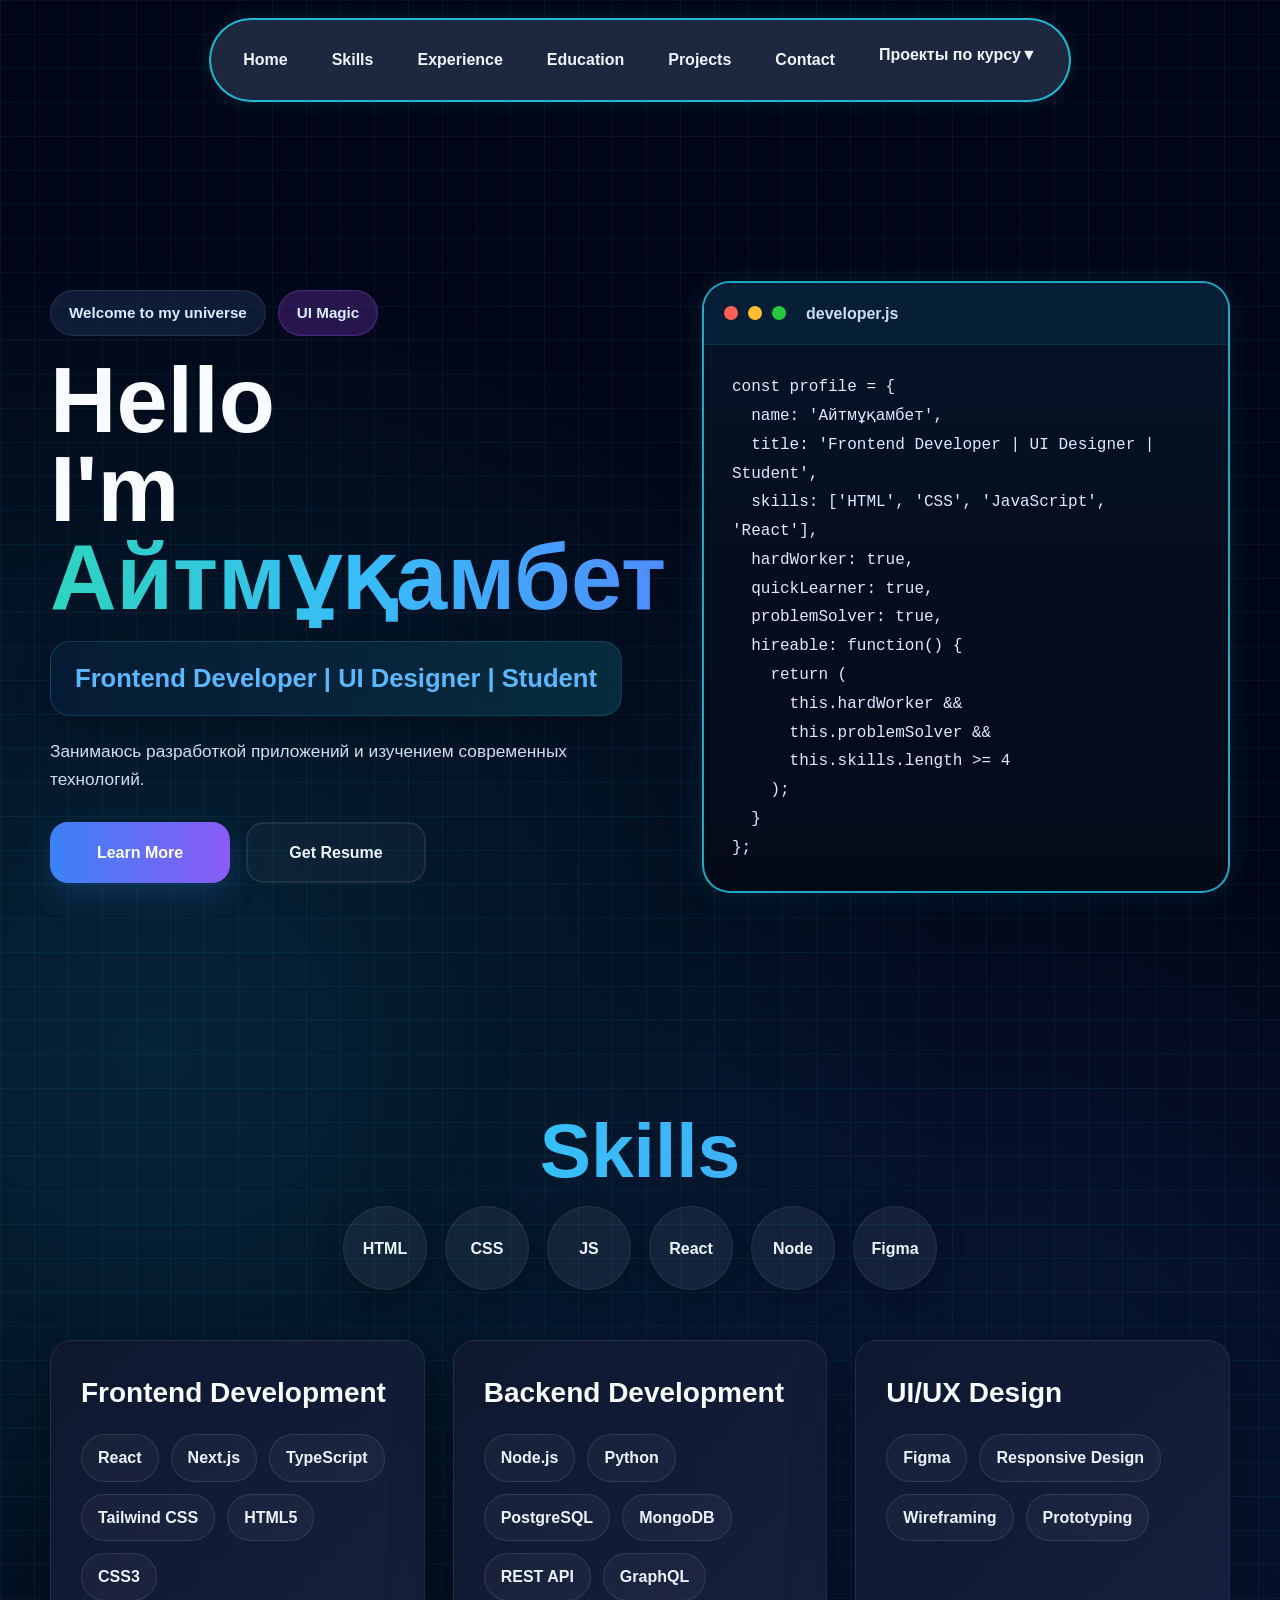
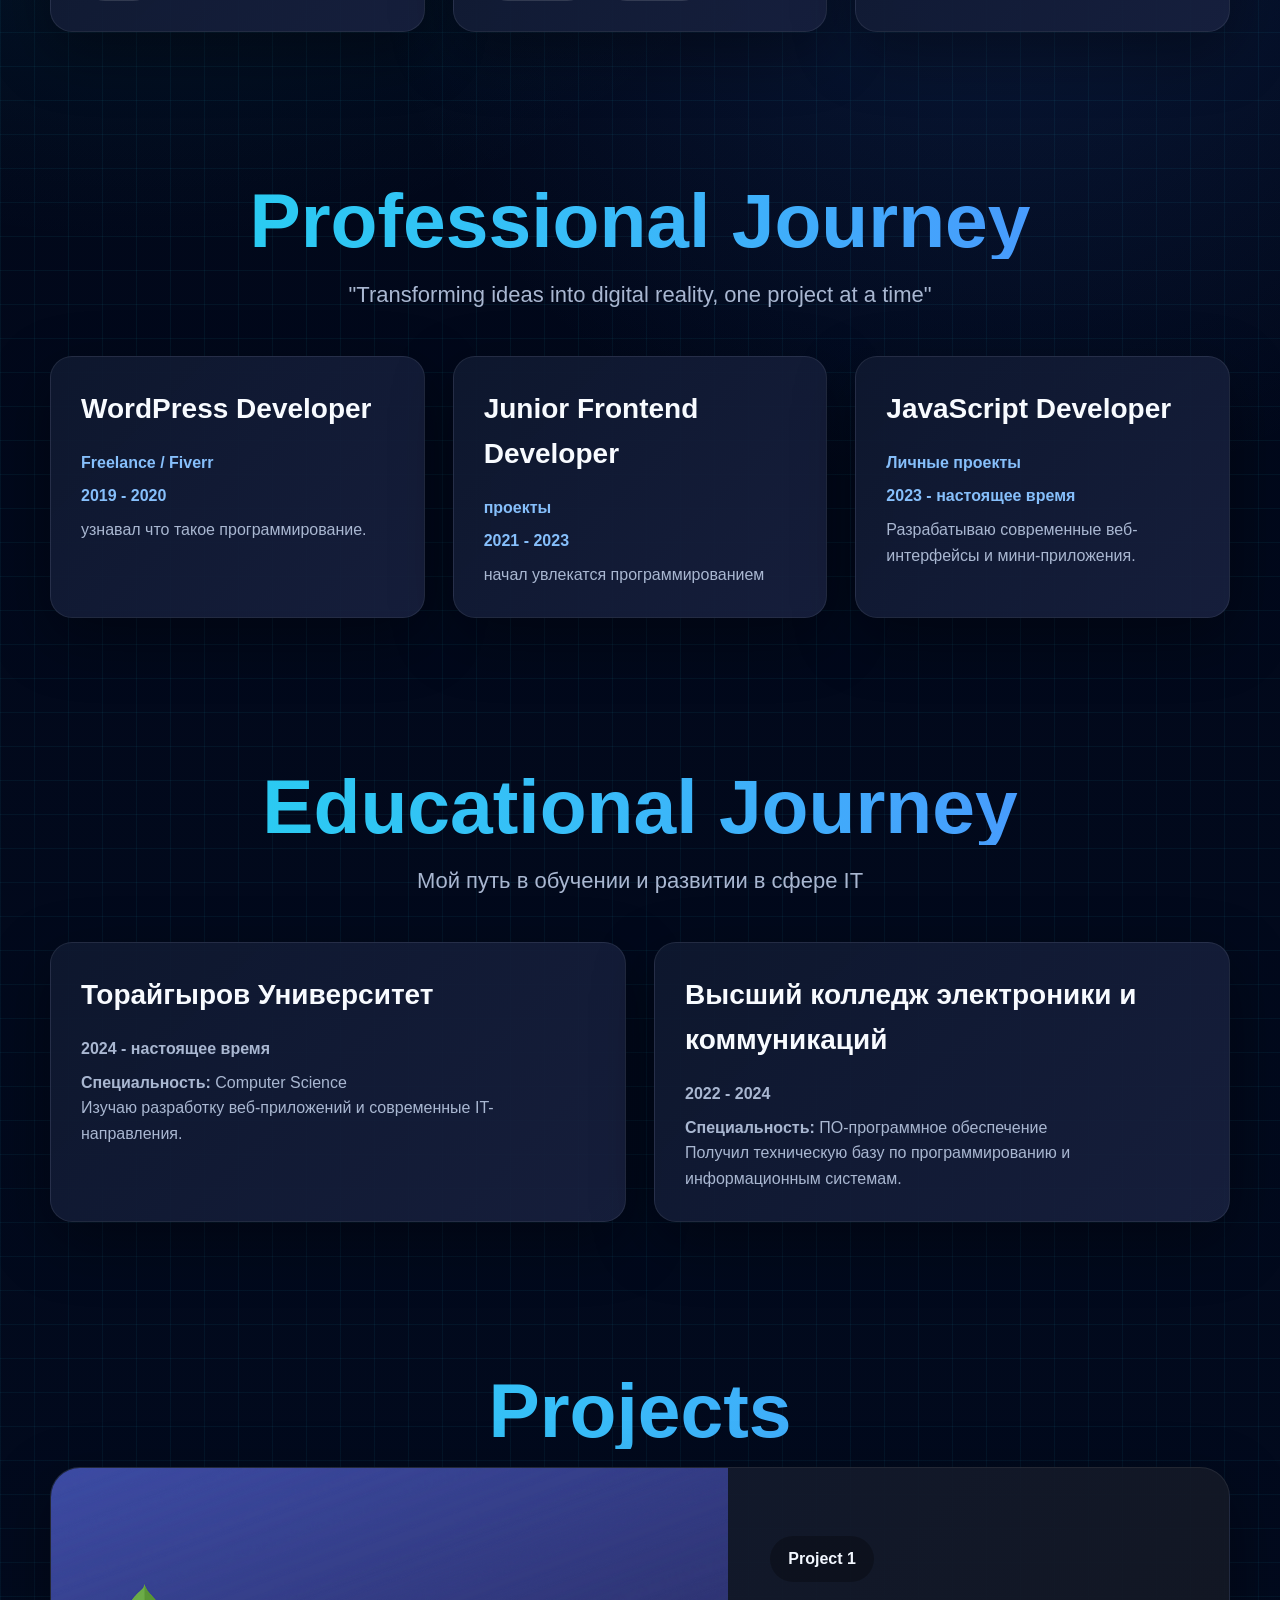
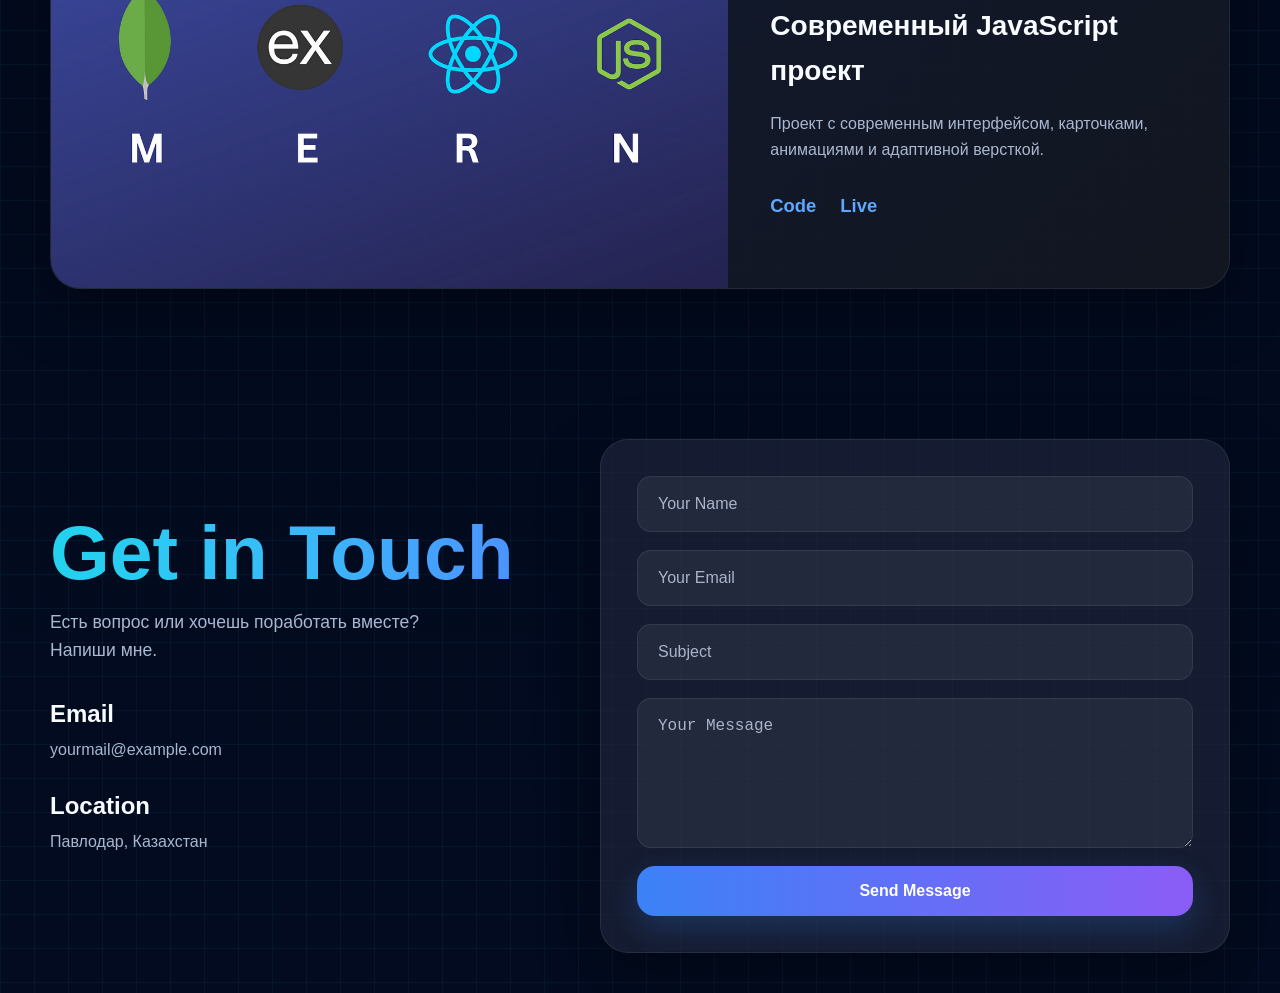
<file: src/index.html>
<!DOCTYPE html>
<html lang="ru">
<head>
  <meta charset="UTF-8">
  <meta name="viewport" content="width=device-width, initial-scale=1.0">
  <title>Портфолио | Айтмұқамбет</title>
  <link rel="stylesheet" href="style.css">
</head>
<body>

  <nav id="navbar">
    <ul>
        <li><a href="#home">Home</a></li>
        <li><a href="#skills">Skills</a></li>
        <li><a href="#experience">Experience</a></li>
        <li><a href="#education">Education</a></li>
        <li><a href="#projects">Projects</a></li>
        <li><a href="#contact">Contact</a></li>
        
        <li class="dropdown">
            <a href="#" class="dropdown-toggle">
                Проекты по курсу <span class="arrow">▼</span>
            </a>
            <ul class="dropdown-content">
                <li><a href="games/PR2/clicker.html">Кликер</a></li>
                <li><a href="games/PR2/adventures.html">Приключения</a></li>
                <li><a href="games/PR2/guess.html">Угадай число</a></li>
                <li style="height:1px; background:rgba(255,255,255,0.1); margin:8px 0;"></li>
                <li><a href="games/PR3/reaction.html">Игра на реакцию</a></li>
                <li><a href="games/PR3/tictactoe.html">Крестики-нолики</a></li>
                <li><a href="games/PR3/maze.html">Лабиринт</a></li>
            </ul>
        </li>
    </ul>
</nav>

  <section id="home" class="hero">
    <div class="container hero-grid">
      <div class="hero-left">
        <div class="hero-badges">
          <span class="badge">Welcome to my universe</span>
          <span class="badge purple">UI Magic</span>
        </div>

        <h1>
          Hello<br>
          I'm <span>Айтмұқамбет</span>
        </h1>

        <div class="hero-role">Frontend Developer | UI Designer | Student</div>

        <p class="hero-text">
          Занимаюсь разработкой приложений и изучением современных технологий.
        </p>

        <div class="hero-buttons">
          <a href="#projects" class="btn">Learn More</a>
          <a href="#contact" class="btn btn-secondary">Get Resume</a>
        </div>
      </div>

      <div class="hero-right">
        <div class="code-window">
          <div class="window-header">
            <span></span><span></span><span></span>
            <p>developer.js</p>
          </div>
          <pre><code>const profile = {
  name: 'Айтмұқамбет',
  title: 'Frontend Developer | UI Designer | Student',
  skills: ['HTML', 'CSS', 'JavaScript', 'React'],
  hardWorker: true,
  quickLearner: true,
  problemSolver: true,
  hireable: function() {
    return (
      this.hardWorker &amp;&amp;
      this.problemSolver &amp;&amp;
      this.skills.length &gt;= 4
    );
  }
};</code></pre>
        </div>
      </div>
    </div>
  </section>

  <section id="skills" class="skills-section">
    <div class="container">
      <h2 class="section-title">Skills</h2>

      <div class="skills-icons">
        <div class="icon-circle">HTML</div>
        <div class="icon-circle">CSS</div>
        <div class="icon-circle">JS</div>
        <div class="icon-circle">React</div>
        <div class="icon-circle">Node</div>
        <div class="icon-circle">Figma</div>
      </div>

      <div class="skills-grid">
        <div class="skill-box">
          <h3>Frontend Development</h3>
          <div class="tags">
            <span>React</span>
            <span>Next.js</span>
            <span>TypeScript</span>
            <span>Tailwind CSS</span>
            <span>HTML5</span>
            <span>CSS3</span>
          </div>
        </div>

        <div class="skill-box">
          <h3>Backend Development</h3>
          <div class="tags">
            <span>Node.js</span>
            <span>Python</span>
            <span>PostgreSQL</span>
            <span>MongoDB</span>
            <span>REST API</span>
            <span>GraphQL</span>
          </div>
        </div>

        <div class="skill-box">
          <h3>UI/UX Design</h3>
          <div class="tags">
            <span>Figma</span>
            <span>Responsive Design</span>
            <span>Wireframing</span>
            <span>Prototyping</span>
          </div>
        </div>
      </div>
    </div>
  </section>

  <section id="experience" class="experience-section">
    <div class="container">
      <h2 class="section-title">Professional Journey</h2>
      <p class="section-subtitle">"Transforming ideas into digital reality, one project at a time"</p>

      <div class="experience-grid">
        <div class="exp-card">
          <h3>WordPress Developer</h3>
          <span class="exp-company">Freelance / Fiverr</span>
          <span class="exp-date">2019 - 2020</span>
          <p>узнавал что такое программирование.</p>
        </div>

        <div class="exp-card">
          <h3>Junior Frontend Developer</h3>
          <span class="exp-company">проекты</span>
          <span class="exp-date">2021 - 2023</span>
          <p>начал увлекатся программированием</p>
        </div>

        <div class="exp-card">
          <h3>JavaScript Developer</h3>
          <span class="exp-company">Личные проекты</span>
          <span class="exp-date">2023 - настоящее время</span>
          <p>Разрабатываю современные веб-интерфейсы и мини-приложения.</p>
        </div>
      </div>
    </div>
  </section>

  <section id="education" class="education-section">
    <div class="container">
      <h2 class="section-title">Educational Journey</h2>
      <p class="section-subtitle">Мой путь в обучении и развитии в сфере IT</p>

      <div class="education-grid">
        <div class="education-card">
          <h3>Торайгыров Университет</h3>
          <p class="edu-date">2024 - настоящее время</p>
          <p><strong>Специальность:</strong> Computer Science</p>
          <p>Изучаю разработку веб-приложений и современные IT-направления.</p>
        </div>

        <div class="education-card">
          <h3>Высший колледж электроники и коммуникаций</h3>
          <p class="edu-date">2022 - 2024</p>
          <p><strong>Специальность:</strong> ПО-программное обеспечение</p>
          <p>Получил техническую базу по программированию и информационным системам.</p>
        </div>
      </div>
    </div>
  </section>

  <section id="projects" class="projects-section">
    <div class="container">
      <h2 class="section-title">Projects</h2>

      <div class="project-card">
        <div class="project-image">
          <img src="img/mern.png" alt="Превью проекта">
        </div>

        <div class="project-content">
          <span class="project-label">Project 1</span>
          <h3>Современный JavaScript проект</h3>
          <p>
            Проект с современным интерфейсом, карточками, анимациями и адаптивной версткой.
          </p>

          <div class="project-links">
            <a href="#">Code</a>
            <a href="#">Live</a>
          </div>
        </div>
      </div>
    </div>
  </section>

  <section id="contact" class="contact-section">
    <div class="container contact-grid">
      <div class="contact-info">
        <h2 class="section-title left">Get in Touch</h2>
        <p>Есть вопрос или хочешь поработать вместе? Напиши мне.</p>

        <div class="contact-item">
          <h4>Email</h4>
          <p>yourmail@example.com</p>
        </div>

        <div class="contact-item">
          <h4>Location</h4>
          <p>Павлодар, Казахстан</p>
        </div>
      </div>

      <form class="contact-form">
        <input type="text" placeholder="Your Name">
        <input type="email" placeholder="Your Email">
        <input type="text" placeholder="Subject">
        <textarea placeholder="Your Message"></textarea>
        <button type="submit" class="btn">Send Message</button>
      </form>
    </div>
  </section>
<script>
document.addEventListener('DOMContentLoaded', () => {
    const dropdown = document.querySelector('.dropdown');
    
    dropdown.querySelector('.dropdown-toggle').addEventListener('click', (e) => {
        e.preventDefault();
        dropdown.classList.toggle('active');
    });

    document.addEventListener('click', (e) => {
        if (!e.target.closest('.dropdown')) {
            dropdown.classList.remove('active');
        }
    });
});
</script>
</body>
</html>
</file>
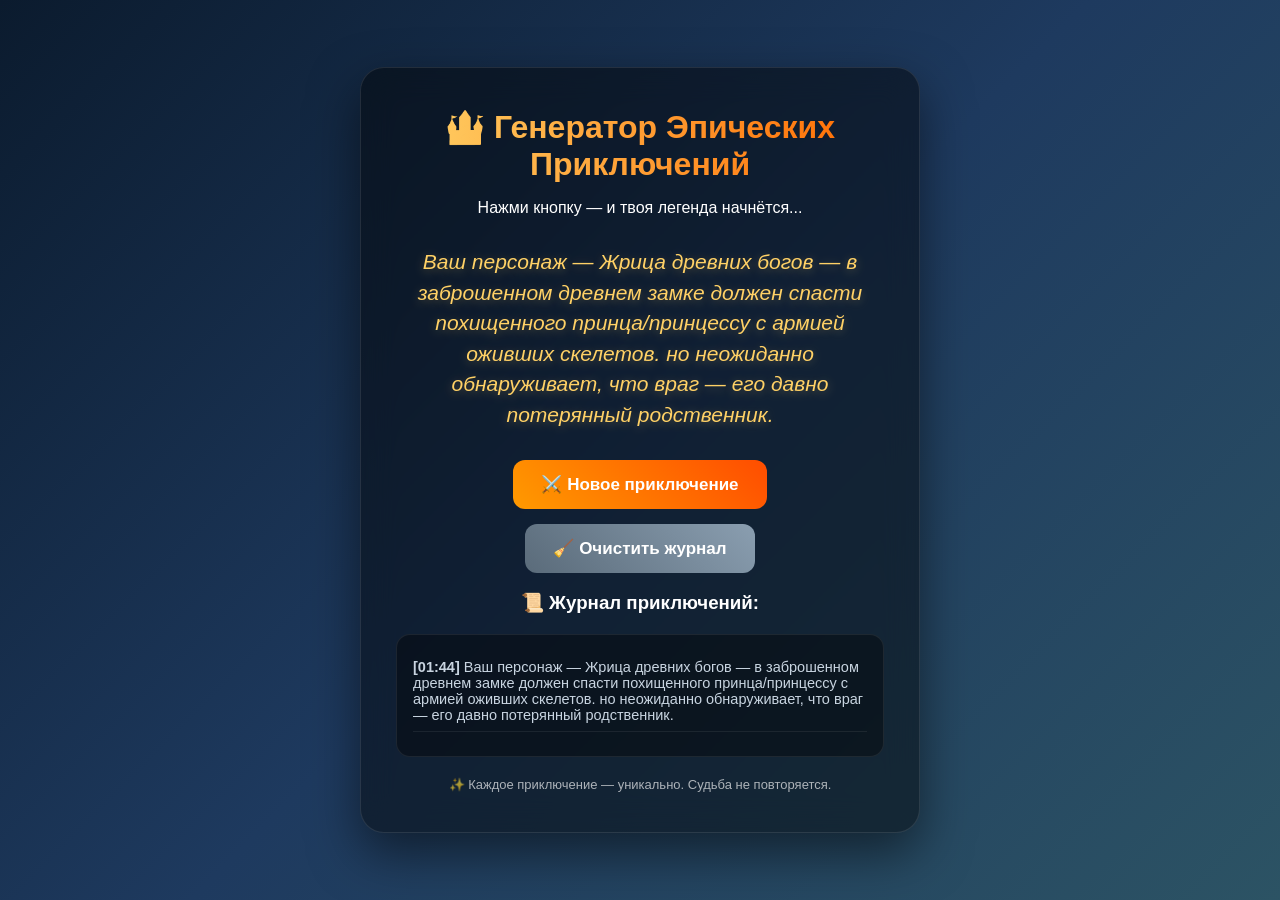
<file: src/games/PR2/adventures.html>
<!DOCTYPE html>
<html lang="ru">
<head>
<meta charset="UTF-8">
<meta name="viewport" content="width=device-width, initial-scale=1.0">
<title>🏰 Генератор Приключений</title>
<style>
* { box-sizing: border-box; }
body {
    margin: 0;
    font-family: 'Segoe UI', Tahoma, Geneva, Verdana, sans-serif;
    background: linear-gradient(135deg, #0b1b2e, #1e3a5f, #2c5364);
    color: white;
    display: flex;
    justify-content: center;
    align-items: center;
    min-height: 100vh;
}
.container {
    background: rgba(0,0,0,0.45);
    backdrop-filter: blur(16px);
    padding: 40px 35px;
    border-radius: 24px;
    width: 95%;
    max-width: 560px;
    text-align: center;
    box-shadow: 0 20px 50px rgba(0,0,0,0.5);
    border: 1px solid rgba(255,255,255,0.1);
}
h2 {
    margin: 0 0 8px 0;
    font-size: 32px;
    background: linear-gradient(90deg, #ffd166, #ff6a00);
    -webkit-background-clip: text;
    -webkit-text-fill-color: transparent;
}
#adventure-text {
    font-style: italic;
    font-size: 21px;
    line-height: 1.45;
    margin: 30px 0;
    min-height: 110px;
    color: #ffd166;
    transition: all 0.5s ease;
    text-shadow: 0 2px 10px rgba(255,209,102,0.3);
}
.fade {
    opacity: 0;
    transform: translateY(20px);
}
.buttons {
    display: flex;
    justify-content: center;
    gap: 15px;
    flex-wrap: wrap;
}
button {
    border: none;
    padding: 14px 28px;
    font-size: 17px;
    border-radius: 12px;
    cursor: pointer;
    transition: all 0.3s ease;
    font-weight: 600;
    display: flex;
    align-items: center;
    gap: 8px;
}
.primary-btn {
    background: linear-gradient(45deg, #ff9a00, #ff4d00);
    color: white;
}
.primary-btn:hover {
    transform: translateY(-4px) scale(1.05);
    box-shadow: 0 12px 25px rgba(255, 106, 0, 0.5);
}
.secondary-btn {
    background: linear-gradient(45deg, #5a6b7a, #8a9eb0);
    color: white;
}
.secondary-btn:hover {
    transform: translateY(-3px);
    box-shadow: 0 10px 20px rgba(140,160,190,0.3);
}
.log {
    text-align: left;
    background: rgba(0,0,0,0.4);
    padding: 16px;
    border-radius: 14px;
    max-height: 200px;
    overflow-y: auto;
    font-size: 14.5px;
    color: #c8d4e0;
    margin-top: 20px;
    border: 1px solid rgba(255,255,255,0.08);
}
.log p {
    margin: 8px 0;
    padding-bottom: 8px;
    border-bottom: 1px solid rgba(255,255,255,0.07);
    animation: fadeIn 0.5s ease forwards;
}
@keyframes fadeIn {
    from {opacity: 0; transform: translateX(-10px);}
    to {opacity: 1; transform: translateX(0);}
}
.footer {
    margin-top: 20px;
    font-size: 13px;
    opacity: 0.65;
}
</style>
</head>
<body>
<div class="container">
    <h2>🏰 Генератор Эпических Приключений</h2>
    <p>Нажми кнопку — и твоя легенда начнётся...</p>
    
    <div id="adventure-text">Ваша история ждёт своего героя...</div>
    
    <div class="buttons">
        <button class="primary-btn" onclick="generateAdventure()">⚔️ Новое приключение</button>
        <button class="secondary-btn" onclick="clearLog()">🧹 Очистить журнал</button>
    </div>

    <h3>📜 Журнал приключений:</h3>
    <div id="log" class="log"></div>
    
    <div class="footer">✨ Каждое приключение — уникально. Судьба не повторяется.</div>
</div>

<script>
const heroes = ["Отважный рыцарь", "Мудрая волшебница", "Хитрый вор-теневик", "Гном-изобретатель", "Лесной эльф-лучник", "Берсерк из северных земель", "Жрица древних богов", "Проклятый некромант", "Странствующий бард", "Драконид-воин"];
const locations = ["в заброшенном древнем замке", "в заколдованном тёмном лесу", "на вершине ледяной горы", "в глубокой хрустальной пещере", "в парящем небесном городе", "в затонувшем подводном храме", "в проклятой деревне у болота", "в руинах древней эльфийской столицы", "на огненных равнинах вулкана", "в лабиринте зеркал иллюзий"];
const enemies = ["свирепым древним драконом", "армией оживших скелетов", "коварным мимиком-лордом", "демоном-искусителем из Бездны", "бандой кровожадных разбойников", "теневым повелителем", "гигантским ледяным троллем", "королевой пауков", "падшим ангелом", "безумным големом-стражем"];
const quests = ["ищет потерянный артефакт", "пытается снять древнее проклятие", "должен спасти похищенного принца/принцессу", "разгадывает пророчество о конце света", "ищет легендарное оружие", "пытается закрыть портал в иной мир", "хочет отомстить за уничтоженную деревню", "должен победить в великом турнире"];
const twists = ["но неожиданно обнаруживает, что враг — его давно потерянный родственник", "но на самом деле это всё было испытанием богов", "но артефакт пробуждает в нём скрытую силу", "но помощь приходит от бывшего врага", "но время начинает идти вспять", "но герой понимает, что сам является частью пророчества", "но враг предлагает сделку, от которой трудно отказаться", "но в конце битвы открывается ещё большая угроза"];

const adventureDisplay = document.getElementById('adventure-text');
const logDisplay = document.getElementById('log');

function animateTextChange(newText) {
    adventureDisplay.classList.add("fade");
    setTimeout(() => {
        adventureDisplay.textContent = newText;
        adventureDisplay.classList.remove("fade");
    }, 300);
}

function generateAdventure() {
    const hero = heroes[Math.floor(Math.random() * heroes.length)];
    const location = locations[Math.floor(Math.random() * locations.length)];
    const enemy = enemies[Math.floor(Math.random() * enemies.length)];
    const quest = quests[Math.floor(Math.random() * quests.length)];
    const twist = twists[Math.floor(Math.random() * twists.length)];

    const story = `Ваш персонаж — ${hero} — ${location} ${quest} с ${enemy}. ${twist}.`;

    animateTextChange(story);

    const entry = document.createElement('p');
    const time = new Date().toLocaleTimeString('ru-RU', {hour:'2-digit', minute:'2-digit'});
    entry.innerHTML = `<strong>[${time}]</strong> ${story}`;
    logDisplay.prepend(entry);

    // Авто-скролл вверх
    logDisplay.scrollTop = 0;
}

function clearLog() {
    if (confirm("Очистить весь журнал приключений?")) {
        logDisplay.innerHTML = "";
    }
}

// Первое случайное приключение при загрузке
window.onload = () => {
    setTimeout(generateAdventure, 600);
};
</script>
</body>
</html>
</file>
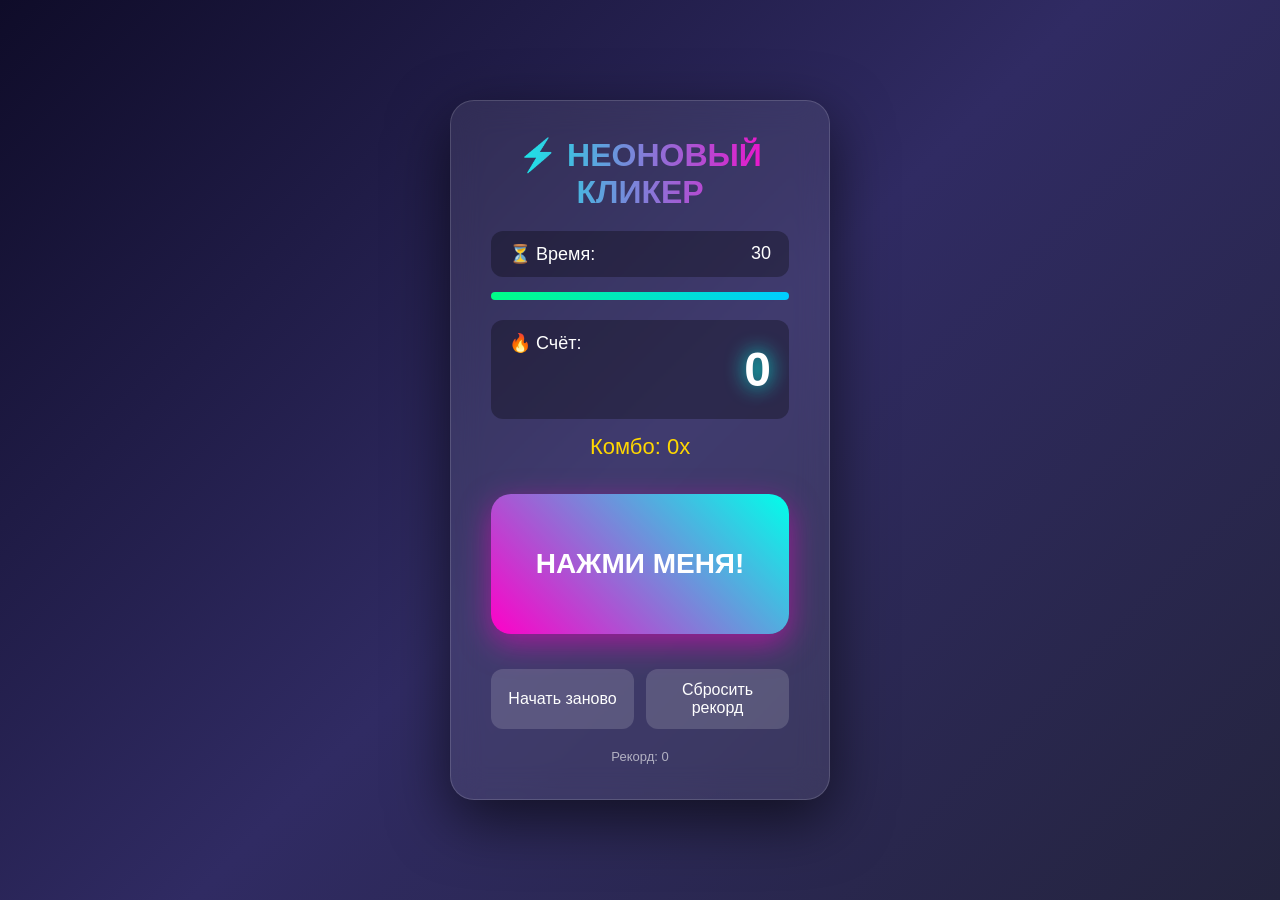
<file: src/games/PR2/clicker.html>
<!DOCTYPE html>
<html lang="ru">
<head>
<meta charset="UTF-8">
<title>⚡ Неоновый Кликер</title>
<meta name="viewport" content="width=device-width, initial-scale=1.0">
<style>
* { box-sizing: border-box; }
body {
    margin: 0;
    height: 100vh;
    font-family: 'Segoe UI', sans-serif;
    background: linear-gradient(135deg, #0f0c29, #302b63, #24243e);
    display: flex;
    justify-content: center;
    align-items: center;
    overflow: hidden;
    color: white;
}

.game-container {
    background: rgba(255,255,255,0.08);
    backdrop-filter: blur(16px);
    padding: 35px 40px;
    border-radius: 24px;
    width: 380px;
    text-align: center;
    box-shadow: 0 20px 60px rgba(0, 0, 0, 0.6);
    border: 1px solid rgba(255,255,255,0.15);
}

h1 {
    margin: 0 0 20px 0;
    font-size: 32px;
    background: linear-gradient(90deg, #00ffea, #ff00c8);
    -webkit-background-clip: text;
    -webkit-text-fill-color: transparent;
}

.stats {
    display: flex;
    justify-content: space-between;
    margin: 15px 0;
    font-size: 18px;
    background: rgba(0,0,0,0.3);
    padding: 12px 18px;
    border-radius: 12px;
}

#timer-bar {
    height: 8px;
    background: linear-gradient(90deg, #00ff88, #00ccff);
    border-radius: 4px;
    margin-bottom: 20px;
    transition: width 0.3s linear;
}

#click-btn {
    width: 100%;
    height: 140px;
    font-size: 28px;
    font-weight: bold;
    background: linear-gradient(45deg, #ff00c8, #00ffea);
    color: white;
    border: none;
    border-radius: 20px;
    cursor: pointer;
    margin: 20px 0;
    box-shadow: 0 10px 30px rgba(255, 0, 200, 0.5);
    transition: all 0.1s;
    position: relative;
    overflow: hidden;
}

#click-btn:active {
    transform: scale(0.92);
    box-shadow: 0 5px 15px rgba(255, 0, 200, 0.7);
}

#score {
    font-size: 48px;
    font-weight: bold;
    margin: 10px 0;
    color: #fff;
    text-shadow: 0 0 20px #00ffea;
}

.combo {
    font-size: 22px;
    color: #ffd700;
    margin-bottom: 10px;
    min-height: 30px;
}

.floating {
    position: absolute;
    font-size: 28px;
    font-weight: bold;
    color: #ffd700;
    text-shadow: 0 0 10px #ff00c8;
    pointer-events: none;
    animation: floatUp 1.2s forwards;
    z-index: 10;
}

@keyframes floatUp {
    0% { opacity: 1; transform: translateY(0); }
    100% { opacity: 0; transform: translateY(-120px); }
}

.buttons {
    display: flex;
    gap: 12px;
    margin-top: 15px;
}

button.reset-btn {
    flex: 1;
    padding: 12px;
    font-size: 16px;
    border: none;
    border-radius: 12px;
    cursor: pointer;
    background: rgba(255,255,255,0.15);
    color: white;
    transition: 0.3s;
}

button.reset-btn:hover {
    background: rgba(255,255,255,0.25);
}

.footer {
    margin-top: 20px;
    font-size: 13px;
    opacity: 0.6;
}
</style>
</head>
<body>

<div class="game-container">
    <h1>⚡ НЕОНОВЫЙ КЛИКЕР</h1>
    
    <div class="stats">
        <span>⏳ Время:</span>
        <span id="timer">30</span>
    </div>
    <div id="timer-bar" style="width: 100%;"></div>

    <div class="stats">
        <span>🔥 Счёт:</span>
        <span id="score">0</span>
    </div>

    <div class="combo" id="combo">Комбо: <span id="combo-count">0</span>x</div>

    <button id="click-btn">НАЖМИ МЕНЯ!</button>

    <div class="buttons">
        <button class="reset-btn" id="restart-btn">Начать заново</button>
        <button class="reset-btn" id="reset-all-btn">Сбросить рекорд</button>
    </div>

    <div class="footer">Рекорд: <span id="best-score">0</span></div>
</div>

<script>
let score = 0;
let timeLeft = 30;
let combo = 0;
let timerId = null;
let isGameActive = false;
let bestScore = localStorage.getItem('neonClickerBest') || 0;

const scoreEl = document.getElementById('score');
const timerEl = document.getElementById('timer');
const timerBar = document.getElementById('timer-bar');
const comboEl = document.getElementById('combo-count');
const bestScoreEl = document.getElementById('best-score');
const clickBtn = document.getElementById('click-btn');

bestScoreEl.textContent = bestScore;

// Звуки (можно отключить)
function playClickSound() {
    const audio = new Audio('https://freesound.org/data/previews/276/276952_5121236-lq.mp3');
    audio.volume = 0.3;
    audio.play().catch(() => {});
}

function createFloatingScore(x, y) {
    const float = document.createElement('div');
    float.className = 'floating';
    float.textContent = `+1`;
    float.style.left = `${x - 20}px`;
    float.style.top = `${y - 30}px`;
    document.body.appendChild(float);

    setTimeout(() => float.remove(), 1500);
}

function startGame() {
    if (isGameActive) return;
    isGameActive = true;
    score = 0;
    combo = 0;
    timeLeft = 30;
    
    scoreEl.textContent = 0;
    comboEl.textContent = 0;
    timerEl.textContent = 30;
    timerBar.style.width = '100%';

    timerId = setInterval(() => {
        timeLeft--;
        timerEl.textContent = timeLeft;
        timerBar.style.width = `${(timeLeft / 30) * 100}%`;

        if (timeLeft <= 0) endGame();
    }, 1000);
}

function endGame() {
    clearInterval(timerId);
    isGameActive = false;

    if (score > bestScore) {
        bestScore = score;
        localStorage.setItem('neonClickerBest', bestScore);
        bestScoreEl.textContent = bestScore;
    }

    setTimeout(() => {
        alert(`🎉 Игра окончена!\n\nВаш счёт: ${score}\nКомбо: ${combo}x\n\nНовый рекорд! 🏆`);
    }, 100);
}

clickBtn.addEventListener('click', (e) => {
    if (!isGameActive) {
        startGame();
    }

    if (isGameActive) {
        score++;
        combo++;
        
        scoreEl.textContent = score;
        comboEl.textContent = combo;

        // Случайный цвет кнопки
        const hue = Math.random() * 360;
        clickBtn.style.background = `linear-gradient(45deg, hsl(${hue}, 100%, 60%), hsl(${hue + 60}, 100%, 65%))`;

        // Анимация +1
        createFloatingScore(e.clientX, e.clientY);

        // Звук
        playClickSound();
    }
});

// Кнопки управления
document.getElementById('restart-btn').addEventListener('click', () => {
    clearInterval(timerId);
    isGameActive = false;
    startGame();
});

document.getElementById('reset-all-btn').addEventListener('click', () => {
    if (confirm('Сбросить рекорд?')) {
        bestScore = 0;
        localStorage.removeItem('neonClickerBest');
        bestScoreEl.textContent = 0;
    }
});
</script>

</body>
</html>
</file>
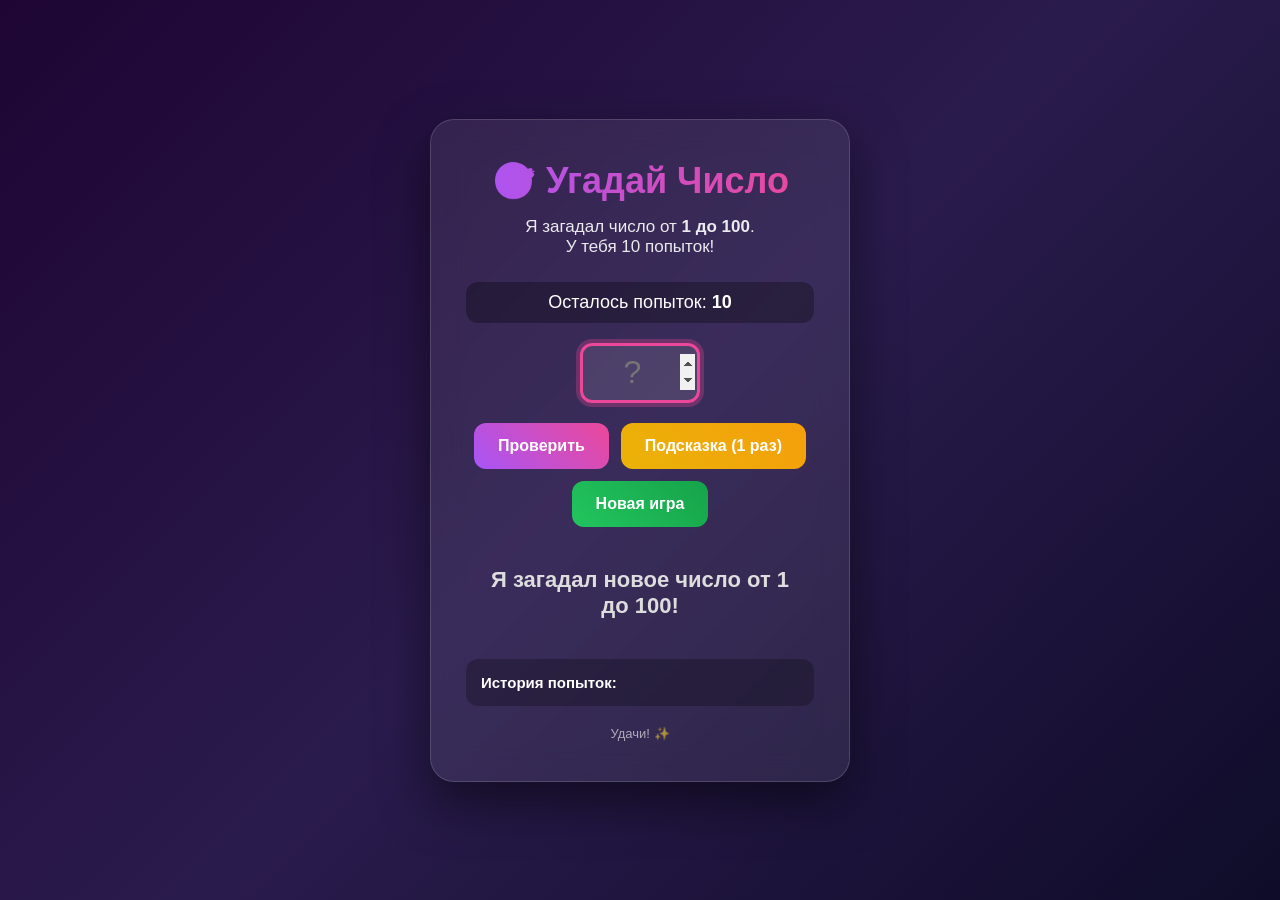
<file: src/games/PR2/guess.html>
<!DOCTYPE html>
<html lang="ru">
<head>
<meta charset="UTF-8">
<title>🎯 Угадай Число</title>
<meta name="viewport" content="width=device-width, initial-scale=1.0">
<style>
* { box-sizing: border-box; }
body {
    margin: 0;
    height: 100vh;
    font-family: 'Segoe UI', Tahoma, sans-serif;
    background: linear-gradient(135deg, #1e0533, #2a1b4d, #0f0c29);
    display: flex;
    justify-content: center;
    align-items: center;
    color: white;
}

.game-container {
    background: rgba(255,255,255,0.08);
    backdrop-filter: blur(16px);
    padding: 40px 35px;
    border-radius: 24px;
    width: 420px;
    text-align: center;
    box-shadow: 0 20px 50px rgba(0,0,0,0.5);
    border: 1px solid rgba(255,255,255,0.15);
}

h1 {
    margin: 0 0 10px 0;
    font-size: 36px;
    background: linear-gradient(90deg, #a855f7, #ec4899);
    -webkit-background-clip: text;
    -webkit-text-fill-color: transparent;
}

p {
    margin: 15px 0 25px;
    opacity: 0.9;
    font-size: 17px;
}

#attempts-box {
    font-size: 18px;
    margin-bottom: 20px;
    padding: 10px;
    background: rgba(0,0,0,0.3);
    border-radius: 12px;
}

#guess-input {
    width: 120px;
    height: 60px;
    font-size: 32px;
    text-align: center;
    border: 3px solid #a855f7;
    border-radius: 12px;
    background: rgba(255,255,255,0.1);
    color: white;
    outline: none;
    margin-bottom: 20px;
}

#guess-input:focus {
    border-color: #ec4899;
    box-shadow: 0 0 0 4px rgba(236, 72, 153, 0.3);
}

.buttons {
    display: flex;
    gap: 12px;
    justify-content: center;
    flex-wrap: wrap;
}

button {
    padding: 14px 24px;
    font-size: 16px;
    font-weight: 600;
    border: none;
    border-radius: 12px;
    cursor: pointer;
    transition: all 0.3s;
}

.btn-check {
    background: linear-gradient(45deg, #a855f7, #ec4899);
    color: white;
}

.btn-hint {
    background: linear-gradient(45deg, #eab308, #f59e0b);
    color: white;
}

.btn-reset {
    background: linear-gradient(45deg, #22c55e, #16a34a);
    color: white;
}

button:hover {
    transform: translateY(-3px);
    box-shadow: 0 10px 20px rgba(0,0,0,0.3);
}

#message {
    min-height: 60px;
    font-size: 22px;
    font-weight: bold;
    margin: 25px 0;
    padding: 15px;
    border-radius: 12px;
    transition: all 0.4s;
}

.history {
    text-align: left;
    max-height: 180px;
    overflow-y: auto;
    background: rgba(0,0,0,0.25);
    padding: 15px;
    border-radius: 12px;
    font-size: 15px;
    margin-top: 20px;
}

.history p {
    margin: 6px 0;
    padding: 4px 0;
}

.footer {
    margin-top: 20px;
    font-size: 13px;
    opacity: 0.6;
}
</style>
</head>
<body>

<div class="game-container">
    <h1>🎯 Угадай Число</h1>
    <p>Я загадал число от <strong>1 до 100</strong>.<br>У тебя 10 попыток!</p>

    <div id="attempts-box">Осталось попыток: <strong><span id="attempts">10</span></strong></div>

    <input type="number" id="guess-input" placeholder="?" min="1" max="100" autocomplete="off">

    <div class="buttons">
        <button class="btn-check" onclick="checkGuess()">Проверить</button>
        <button class="btn-hint" onclick="giveHint()" id="hint-btn">Подсказка (1 раз)</button>
        <button class="btn-reset" onclick="initGame()">Новая игра</button>
    </div>

    <div id="message">Введи число и нажми «Проверить»</div>

    <div class="history">
        <strong>История попыток:</strong>
        <div id="history-log"></div>
    </div>

    <div class="footer">Удачи! ✨</div>
</div>

<script>
let targetNumber = 0;
let attemptsLeft = 10;
let hintUsed = false;
let gameOver = false;

const input = document.getElementById('guess-input');
const messageEl = document.getElementById('message');
const attemptsEl = document.getElementById('attempts');
const historyLog = document.getElementById('history-log');
const hintBtn = document.getElementById('hint-btn');

function initGame() {
    targetNumber = Math.floor(Math.random() * 100) + 1;
    attemptsLeft = 10;
    hintUsed = false;
    gameOver = false;
    
    attemptsEl.textContent = attemptsLeft;
    messageEl.textContent = "Я загадал новое число от 1 до 100!";
    messageEl.style.background = "transparent";
    messageEl.style.color = "#ddd";
    
    input.value = "";
    input.disabled = false;
    input.focus();
    
    historyLog.innerHTML = "";
    hintBtn.disabled = false;
    hintBtn.style.opacity = "1";
}

function addToHistory(guess, result) {
    const entry = document.createElement('p');
    entry.innerHTML = `<strong>${guess}</strong> — ${result}`;
    
    if (result.includes("Победа")) entry.style.color = "#22c55e";
    else if (result.includes("Больше")) entry.style.color = "#60a5fa";
    else if (result.includes("Меньше")) entry.style.color = "#f87171";
    
    historyLog.prepend(entry);
}

function checkGuess() {
    if (gameOver) return;
    
    const guess = parseInt(input.value);
    
    if (isNaN(guess) || guess < 1 || guess > 100) {
        messageEl.textContent = "Введите число от 1 до 100!";
        messageEl.style.color = "#f59e0b";
        return;
    }

    attemptsLeft--;
    attemptsEl.textContent = attemptsLeft;

    let resultText = "";

    if (guess === targetNumber) {
        messageEl.innerHTML = `🎉 <strong>Победа!</strong><br>Это было число ${targetNumber}!`;
        messageEl.style.background = "rgba(34, 197, 94, 0.2)";
        messageEl.style.color = "#22c55e";
        gameOver = true;
        input.disabled = true;
        resultText = "🎉 Победа!";
    } 
    else if (attemptsLeft === 0) {
        messageEl.innerHTML = `💀 Игра окончена!<br>Загаданное число: <strong>${targetNumber}</strong>`;
        messageEl.style.background = "rgba(239, 68, 68, 0.2)";
        messageEl.style.color = "#ef4444";
        gameOver = true;
        input.disabled = true;
        resultText = "💀 Конец попыток";
    } 
    else if (guess < targetNumber) {
        messageEl.textContent = "↑ Больше!";
        messageEl.style.color = "#60a5fa";
        resultText = "Больше ↑";
    } 
    else {
        messageEl.textContent = "↓ Меньше!";
        messageEl.style.color = "#f87171";
        resultText = "Меньше ↓";
    }

    addToHistory(guess, resultText);
    input.value = "";
    input.focus();
}

function giveHint() {
    if (hintUsed || gameOver) return;
    
    hintUsed = true;
    hintBtn.disabled = true;
    hintBtn.style.opacity = "0.4";

    const hint = targetNumber > 50 ? 
        "Число больше 50" : 
        "Число меньше или равно 50";

    messageEl.textContent = `Подсказка: ${hint}`;
    messageEl.style.color = "#eab308";
}

// Поддержка нажатия Enter
input.addEventListener('keypress', (e) => {
    if (e.key === "Enter") checkGuess();
});

// Запуск первой игры
initGame();
</script>

</body>
</html>
</file>
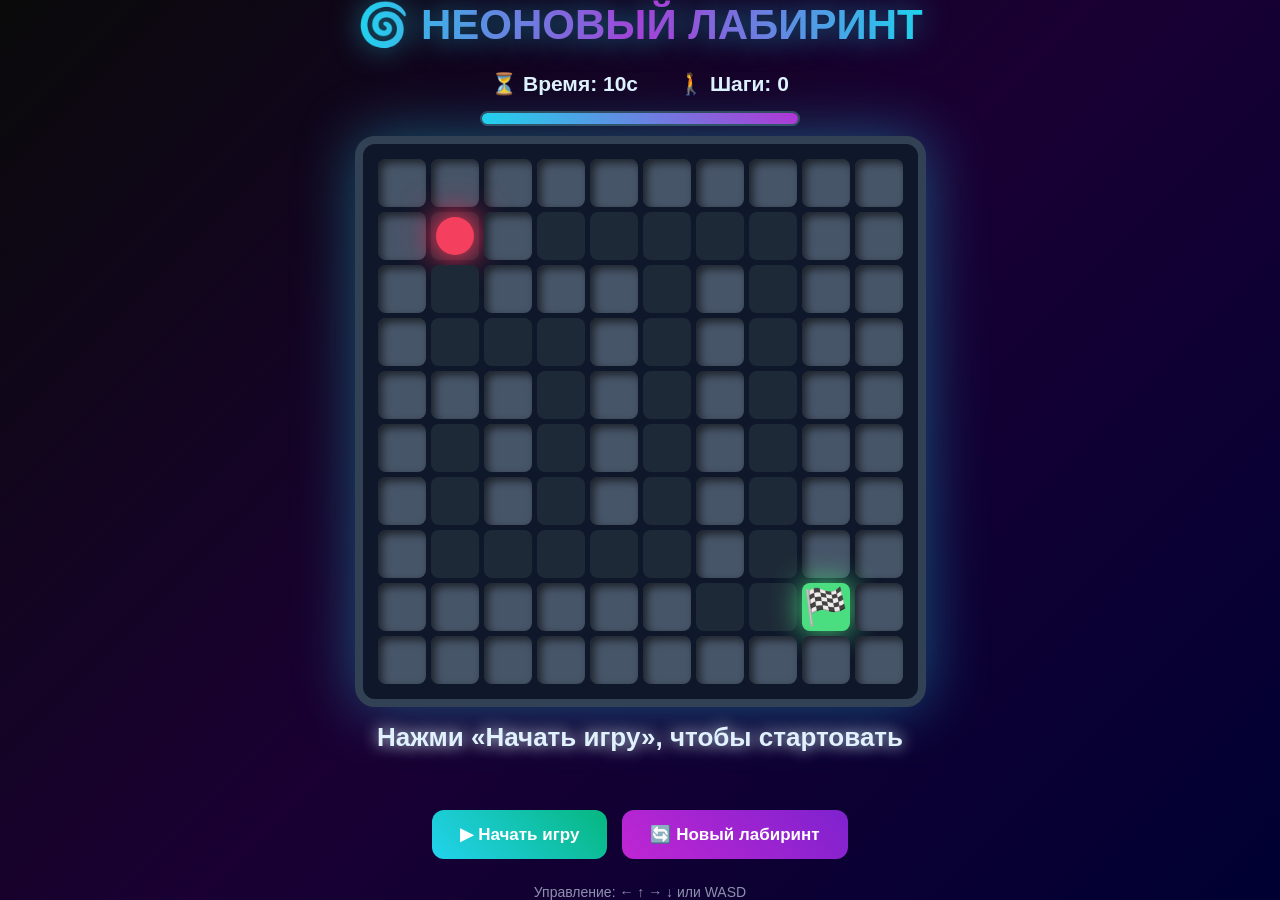
<file: src/games/PR3/maze.html>
<!DOCTYPE html>
<html lang="ru">
<head>
<meta charset="UTF-8">
<title>🌀 НЕОНОВЫЙ ЛАБИРИНТ</title>
<meta name="viewport" content="width=device-width, initial-scale=1.0">
<style>
* { box-sizing: border-box; }
body {
    margin: 0;
    height: 100vh;
    font-family: 'Segoe UI', sans-serif;
    background: linear-gradient(135deg, #0a0a0a, #1a0033, #000033);
    display: flex;
    flex-direction: column;
    align-items: center;
    justify-content: center;
    color: #e0f2fe;
    overflow: hidden;
}
h1 {
    font-size: 42px;
    margin: 0 0 8px 0;
    background: linear-gradient(90deg, #22d3ee, #c026d3, #22d3ee);
    -webkit-background-clip: text;
    -webkit-text-fill-color: transparent;
    text-shadow: 0 0 30px rgba(34, 211, 238, 0.6);
}
.stats {
    display: flex;
    gap: 40px;
    margin: 15px 0;
    font-size: 21px;
    font-weight: 600;
}
.timer-container {
    width: 320px;
    height: 18px;
    background: #1e2937;
    border-radius: 999px;
    overflow: hidden;
    border: 2px solid #334155;
    margin-bottom: 10px;
}
#timer-bar {
    height: 100%;
    width: 100%;
    background: linear-gradient(90deg, #22d3ee, #c026d3);
    transition: width 0.3s linear;
}
#message {
    height: 68px;
    font-size: 26px;
    font-weight: bold;
    text-align: center;
    margin: 15px 0;
    text-shadow: 0 0 15px currentColor;
}
.maze {
    display: grid;
    gap: 5px;
    background: #0f172a;
    padding: 15px;
    border: 8px solid #334155;
    border-radius: 20px;
    box-shadow: 0 0 60px rgba(34, 211, 238, 0.4);
}
.cell {
    width: 48px;
    height: 48px;
    background: #1e2937;
    display: flex;
    align-items: center;
    justify-content: center;
    border-radius: 8px;
    font-size: 32px;
    transition: all 0.25s ease;
}
.wall { 
    background: #475569 !important; 
    box-shadow: inset 4px 4px 8px rgba(0,0,0,0.6);
}
.player { 
    background: #f43f5e !important;
    border-radius: 50%;
    width: 38px;
    height: 38px;
    box-shadow: 0 0 25px #f43f5e, 0 0 40px #e11d48;
    animation: playerPulse 1.2s infinite alternate ease-in-out;
}
.finish { 
    background: #4ade80 !important;
    box-shadow: 0 0 30px #4ade80;
    font-size: 36px;
}
@keyframes playerPulse {
    from { transform: scale(0.95); }
    to { transform: scale(1.15); }
}
.controls {
    margin-top: 20px;
    display: flex;
    gap: 15px;
}
button {
    padding: 14px 28px;
    font-size: 17px;
    font-weight: bold;
    border: none;
    border-radius: 12px;
    cursor: pointer;
    transition: all 0.3s;
}
.btn-start { background: linear-gradient(45deg, #22d3ee, #06b67f); color: white; }
.btn-new { background: linear-gradient(45deg, #c026d3, #7e22ce); color: white; }
button:hover {
    transform: translateY(-5px);
    box-shadow: 0 15px 30px rgba(0,0,0,0.5);
}
.footer {
    margin-top: 25px;
    font-size: 14px;
    opacity: 0.6;
}

/* Мигающий таймер в конце */
.urgent #timer-bar {
    animation: urgentPulse 0.4s infinite alternate;
}
@keyframes urgentPulse {
    from { opacity: 0.7; }
    to { opacity: 1; }
}
</style>
</head>
<body>

<h1>🌀 НЕОНОВЫЙ ЛАБИРИНТ</h1>

<div class="stats">
    <div>⏳ Время: <span id="timer-text">10</span>с</div>
    <div>🚶 Шаги: <span id="steps">0</span></div>
</div>

<div class="timer-container">
    <div id="timer-bar"></div>
</div>

<div id="maze" class="maze"></div>

<div id="message">Нажми «Начать игру», чтобы стартовать</div>

<div class="controls">
    <button class="btn-start" onclick="startGame()">▶ Начать игру</button>
    <button class="btn-new" onclick="newMaze()">🔄 Новый лабиринт</button>
</div>

<div class="footer">Управление: ← ↑ → ↓ или WASD</div>

<script>
// ==================== НАСТРОЙКИ ====================
const SIZE = 10;
let map = [];
let playerPos = { x: 1, y: 1 };
let timeLeft = 10;
let steps = 0;
let timerId = null;
let gameActive = false;
let lastSecond = 0;

const mazeEl = document.getElementById('maze');
const timerBar = document.getElementById('timer-bar');
const timerText = document.getElementById('timer-text');
const stepsEl = document.getElementById('steps');
const messageEl = document.getElementById('message');
const timerContainer = document.querySelector('.timer-container');

function generateMaze() {
    map = Array.from({length: SIZE}, () => Array(SIZE).fill(1));
    
    const stack = [];
    let x = 1, y = 1;
    map[y][x] = 0;
    stack.push([x, y]);

    const dirs = [[0,2],[2,0],[0,-2],[-2,0]];

    while (stack.length) {
        const current = stack[stack.length-1];
        const neighbors = [];
        for (let [dx, dy] of dirs) {
            const nx = current[0] + dx;
            const ny = current[1] + dy;
            if (nx > 0 && nx < SIZE-1 && ny > 0 && ny < SIZE-1 && map[ny][nx] === 1) {
                neighbors.push([nx, ny, dx, dy]);
            }
        }
        if (neighbors.length > 0) {
            const [nx, ny, dx, dy] = neighbors[Math.floor(Math.random() * neighbors.length)];
            map[current[1] + dy/2][current[0] + dx/2] = 0;
            map[ny][nx] = 0;
            stack.push([nx, ny]);
        } else {
            stack.pop();
        }
    }

    map[1][1] = 0;
    map[SIZE-2][SIZE-2] = 3;

    // Гарантированный коридор к финишу
    for (let i = SIZE-4; i < SIZE-1; i++) {
        if (map[SIZE-2][i] === 1) map[SIZE-2][i] = 0;
    }

    playerPos = { x: 1, y: 1 };
}

function drawMaze() {
    mazeEl.innerHTML = '';
    mazeEl.style.gridTemplateColumns = `repeat(${SIZE}, 48px)`;
    for (let y = 0; y < SIZE; y++) {
        for (let x = 0; x < SIZE; x++) {
            const cell = document.createElement('div');
            cell.className = 'cell';
            if (map[y][x] === 1) cell.classList.add('wall');
            if (map[y][x] === 3) {
                cell.classList.add('finish');
                cell.innerHTML = '🏁';
            }
            if (x === playerPos.x && y === playerPos.y) {
                const p = document.createElement('div');
                p.className = 'player';
                cell.appendChild(p);
            }
            mazeEl.appendChild(cell);
        }
    }
}

function startGame() {
    if (gameActive) return;
    clearInterval(timerId);

    timeLeft = 10;
    steps = 0;
    gameActive = true;
    lastSecond = 0;

    timerText.textContent = timeLeft;
    stepsEl.textContent = steps;
    timerBar.style.width = '100%';
    timerBar.style.background = 'linear-gradient(90deg, #22d3ee, #c026d3)';
    timerContainer.classList.remove('urgent');

    messageEl.textContent = "Быстрее! У тебя всего 10 секунд!";
    messageEl.style.color = "#67e8f9";

    drawMaze();

    timerId = setInterval(() => {
        timeLeft--;
        timerText.textContent = timeLeft;
        timerBar.style.width = `${(timeLeft / 10) * 100}%`;

        // Ускорение и напряжение в конце
        if (timeLeft <= 10) {
            timerBar.style.background = 'linear-gradient(90deg, #f43f5e, #e11d48)';
            timerContainer.classList.add('urgent');
            
            // Звуковой сигнал каждую секунду после 10 секунд
            if (timeLeft !== lastSecond) {
                lastSecond = timeLeft;
                beep();
            }
        }

        if (timeLeft <= 0) {
            endGame("⏰ ВРЕМЯ ВЫШЛО!");
        }
    }, 1000);
}

function beep() {
    try {
        const audio = new AudioContext();
        const oscillator = audio.createOscillator();
        oscillator.type = 'sine';
        oscillator.frequency.setValueAtTime(800, audio.currentTime);
        const gain = audio.createGain();
        oscillator.connect(gain);
        gain.connect(audio.destination);
        oscillator.start();
        setTimeout(() => oscillator.stop(), 80);
    } catch(e) {}
}

function endGame(text) {
    gameActive = false;
    clearInterval(timerId);
    timerContainer.classList.remove('urgent');
    messageEl.innerHTML = `<strong>${text}</strong>`;
    messageEl.style.color = text.includes("Победа") ? "#4ade80" : "#f43f5e";
}

function move(dx, dy) {
    if (!gameActive) return;
    const newX = playerPos.x + dx;
    const newY = playerPos.y + dy;
    if (newX < 0 || newX >= SIZE || newY < 0 || newY >= SIZE || map[newY][newX] === 1) return;

    playerPos.x = newX;
    playerPos.y = newY;
    steps++;
    stepsEl.textContent = steps;
    drawMaze();

    if (map[newY][newX] === 3) {
        endGame("🎉 ПОБЕДА! Ты успел!");
    }
}

document.addEventListener('keydown', e => {
    if (!gameActive) return;
    switch (e.key.toLowerCase()) {
        case 'arrowup': case 'w': move(0, -1); break;
        case 'arrowdown': case 's': move(0,  1); break;
        case 'arrowleft': case 'a': move(-1, 0); break;
        case 'arrowright': case 'd': move( 1, 0); break;
    }
});

function newMaze() {
    clearInterval(timerId);
    gameActive = false;
    generateMaze();
    drawMaze();
    messageEl.textContent = "Новый лабиринт готов. Нажми «Начать игру»";
    messageEl.style.color = "#94a3b8";
    timerBar.style.width = '100%';
    timerContainer.classList.remove('urgent');
}

// Инициализация
generateMaze();
drawMaze();
</script>
</body>
</html>
</file>
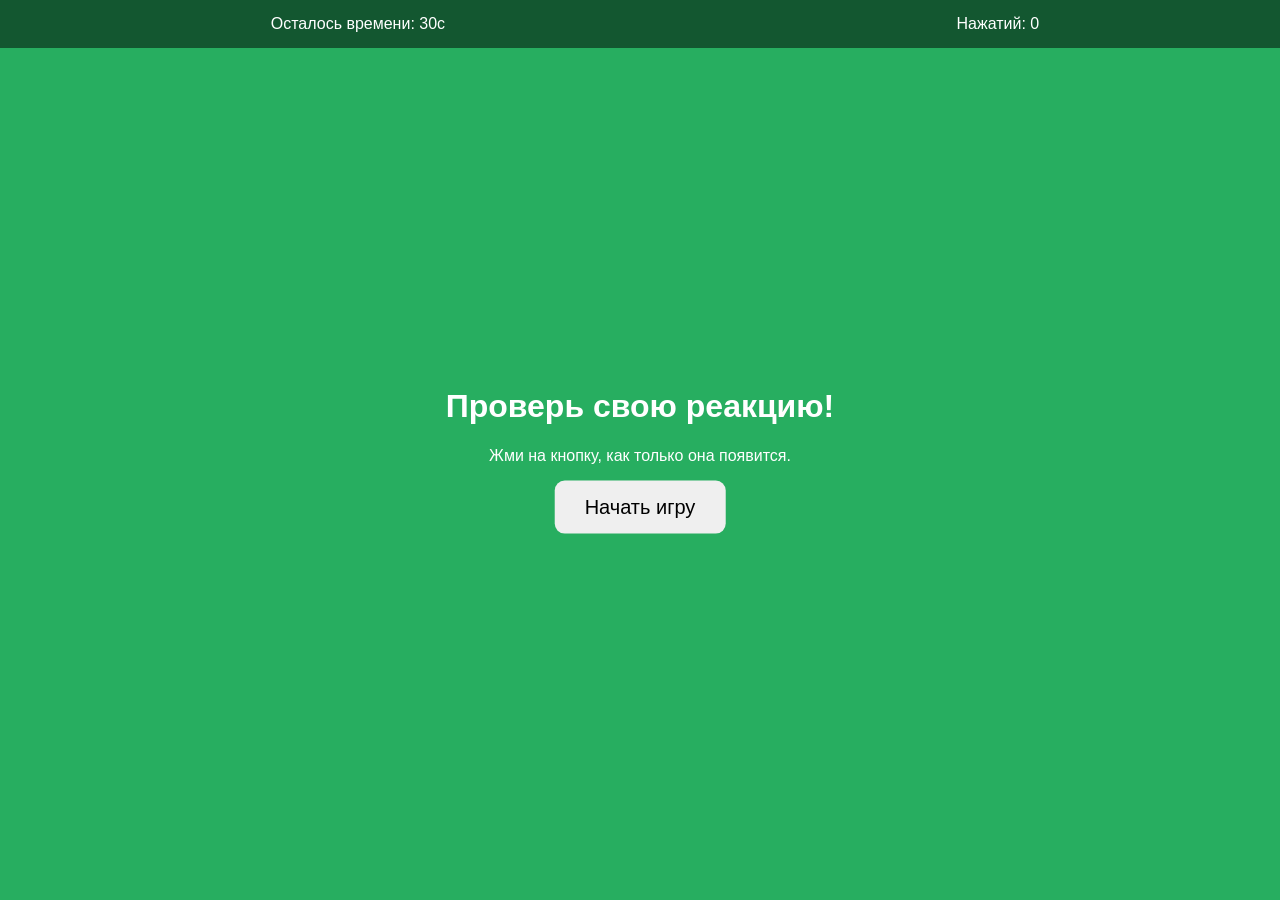
<file: src/games/PR3/reaction.html>
<!DOCTYPE html>
<html lang="ru">

<head>
    <meta charset="UTF-8">
    <title>Тест реакции</title>
    <style>
        body {
            font-family: sans-serif;
            background: #27ae60;
            color: white;
            margin: 0;
            overflow: hidden;
            height: 100vh;
        }

        .stats-panel {
            background: rgba(0, 0, 0, 0.5);
            padding: 15px;
            position: fixed;
            top: 0;
            width: 100%;
            display: flex;
            justify-content: space-around;
            z-index: 10;
        }

        #target {
            position: absolute;
            padding: 15px 25px;
            background: #f1c40f;
            color: #2c3e50;
            border: none;
            border-radius: 50px;
            cursor: pointer;
            font-weight: bold;
            display: none;
            transition: transform 0.1s;
        }

        #target:active {
            transform: scale(0.9);
        }

        .start-screen {
            position: fixed;
            top: 50%;
            left: 50%;
            transform: translate(-50%, -50%);
            text-align: center;
        }

        button.main-btn {
            padding: 15px 30px;
            font-size: 20px;
            cursor: pointer;
            border-radius: 10px;
            border: none;
        }
    </style>
</head>

<body>

    <div class="stats-panel">
        <div>Осталось времени: <span id="timer">30</span>с</div>
        <div>Нажатий: <span id="clicks">0</span></div>
    </div>

    <div id="start-screen" class="start-screen">
        <h1>Проверь свою реакцию!</h1>
        <p>Жми на кнопку, как только она появится.</p>
        <button class="main-btn" onclick="startGame()">Начать игру</button>
    </div>

    <button id="target" onclick="hit()">НАЖМИ МЕНЯ!</button>

    <script>
        let clicks = 0;
        let timeLeft = 30;
        let gameTimer = null;
        let appearanceTime; // Время появления кнопки
        let totalReactionTime = 0;

        const target = document.getElementById('target');
        const clicksDisplay = document.getElementById('clicks');
        const timerDisplay = document.getElementById('timer');
        const startScreen = document.getElementById('start-screen');

        function startGame() {
            clicks = 0;
            timeLeft = 30;
            totalReactionTime = 0;
            clicksDisplay.textContent = clicks;
            timerDisplay.textContent = timeLeft;
            startScreen.style.display = 'none';

            gameTimer = setInterval(() => {
                timeLeft--;
                timerDisplay.textContent = timeLeft;
                if (timeLeft <= 0) endGame();
            }, 1000);

            moveButton();
        }

        function moveButton() {
            if (timeLeft <= 0) return;

            target.style.display = 'none';

            const delay = Math.random() * 1500 + 500;

            setTimeout(() => {
                if (timeLeft <= 0) return;

                const x = Math.random() * (window.innerWidth - 150);
                const y = Math.random() * (window.innerHeight - 150) + 60;

                target.style.left = x + 'px';
                target.style.top = y + 'px';
                target.style.display = 'block';

                appearanceTime = Date.now();
            }, delay);
        }

        function hit() {
            const reaction = Date.now() - appearanceTime;
            totalReactionTime += reaction;
            clicks++;
            clicksDisplay.textContent = clicks;
            moveButton();
        }

        function endGame() {
            clearInterval(gameTimer);
            target.style.display = 'none';

            const avgReaction = clicks > 0 ? (totalReactionTime / clicks / 1000).toFixed(3) : 0;

            alert(`Игра окончена!\nВсего нажатий: ${clicks}\nСреднее время реакции: ${avgReaction} сек.`);
            startScreen.style.display = 'block';
        }
    </script>

</body>

</html>
</file>
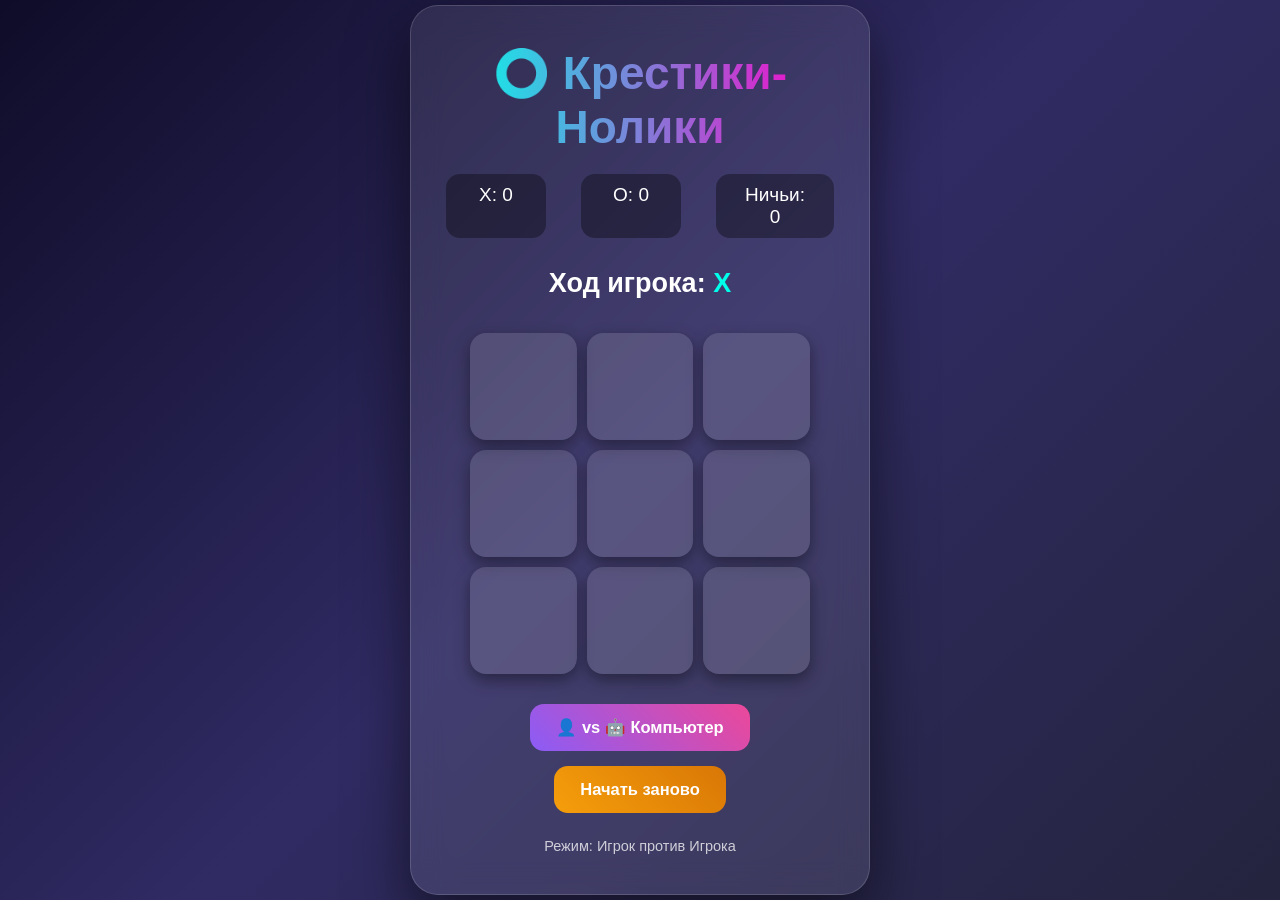
<file: src/games/PR3/tictactoe.html>
<!DOCTYPE html>
<html lang="ru">
<head>
<meta charset="UTF-8">
<title>⭕ Крестики-Нолики</title>
<meta name="viewport" content="width=device-width, initial-scale=1.0">
<style>
* {
    box-sizing: border-box;
    margin: 0;
    padding: 0;
}

body {
    height: 100vh;
    font-family: 'Segoe UI', Tahoma, Geneva, Verdana, sans-serif;
    background: linear-gradient(135deg, #0f0c29, #302b63, #24243e);
    display: flex;
    align-items: center;
    justify-content: center;
    color: white;
    overflow: hidden;
}

.container {
    background: rgba(255, 255, 255, 0.09);
    backdrop-filter: blur(16px);
    padding: 40px 35px;
    border-radius: 28px;
    box-shadow: 0 25px 60px rgba(0, 0, 0, 0.55);
    border: 1px solid rgba(255, 255, 255, 0.15);
    text-align: center;
    max-width: 460px;
    width: 95%;
}

h1 {
    font-size: 46px;
    margin-bottom: 12px;
    background: linear-gradient(90deg, #00ffea, #ff00c8);
    -webkit-background-clip: text;
    -webkit-text-fill-color: transparent;
    font-weight: 700;
}

.score {
    display: flex;
    justify-content: center;
    gap: 35px;
    margin: 20px 0 30px 0;
    font-size: 19px;
}

.score div {
    background: rgba(0, 0, 0, 0.35);
    padding: 10px 24px;
    border-radius: 14px;
    min-width: 100px;
}

.status {
    font-size: 27px;
    font-weight: 600;
    min-height: 45px;
    margin-bottom: 20px;
}

.board {
    display: grid;
    grid-template-columns: repeat(3, 1fr);
    gap: 10px;
    width: 340px;
    margin: 0 auto;
}

.cell {
    width: 100%;
    aspect-ratio: 1 / 1;
    background: rgba(255, 255, 255, 0.12);
    border: none;
    font-size: 58px;
    font-weight: bold;
    color: white;
    border-radius: 16px;
    cursor: pointer;
    transition: all 0.25s ease;
    display: flex;
    align-items: center;
    justify-content: center;
    box-shadow: 0 6px 16px rgba(0, 0, 0, 0.4);
}

.cell:hover {
    background: rgba(255, 255, 255, 0.25);
    transform: scale(1.06);
}

.cell.x { color: #00ffea; text-shadow: 0 0 20px #00ffea; }
.cell.o { color: #ff00c8; text-shadow: 0 0 20px #ff00c8; }
.cell.taken { cursor: not-allowed; }

.win-line {
    animation: winAnim 1.4s ease forwards;
}

@keyframes winAnim {
    0%   { transform: scale(0.7); }
    60%  { transform: scale(1.12); }
    100% { transform: scale(1); }
}

.controls {
    margin-top: 30px;
    display: flex;
    gap: 15px;
    justify-content: center;
    flex-wrap: wrap;
}

button {
    padding: 14px 26px;
    font-size: 16.5px;
    font-weight: 600;
    border: none;
    border-radius: 14px;
    cursor: pointer;
    transition: all 0.3s ease;
}

.btn-reset { 
    background: linear-gradient(45deg, #f59e0b, #d97706); 
    color: white; 
}

.btn-mode { 
    background: linear-gradient(45deg, #8b5cf6, #ec4899); 
    color: white; 
}

button:hover {
    transform: translateY(-4px);
    box-shadow: 0 12px 25px rgba(0, 0, 0, 0.4);
}

.footer {
    margin-top: 25px;
    font-size: 14.5px;
    opacity: 0.75;
}
</style>
</head>
<body>

<div class="container">
    <h1>⭕ Крестики-Нолики</h1>
    
    <div class="score">
        <div>X: <span id="scoreX">0</span></div>
        <div>O: <span id="scoreO">0</span></div>
        <div>Ничьи: <span id="scoreDraw">0</span></div>
    </div>

    <div class="status" id="status">Ход игрока: <span style="color:#00ffea">X</span></div>

    <div class="board" id="board"></div>

    <div class="controls">
        <button class="btn-mode" onclick="toggleMode()">👤 vs 🤖 Компьютер</button>
        <button class="btn-reset" onclick="resetGame()">Начать заново</button>
    </div>

    <div class="footer">Режим: <span id="mode-text">Игрок против Игрока</span></div>
</div>

<script>
let currentPlayer = 'X';
let gameState = Array(9).fill("");
let gameActive = true;
let gameMode = 'pvp'; // pvp или pve
let scores = { X: 0, O: 0, Draw: 0 };

const statusEl = document.getElementById('status');
const boardEl = document.getElementById('board');
const scoreXEl = document.getElementById('scoreX');
const scoreOEl = document.getElementById('scoreO');
const scoreDrawEl = document.getElementById('scoreDraw');
const modeTextEl = document.getElementById('mode-text');

const winningConditions = [
    [0,1,2], [3,4,5], [6,7,8],
    [0,3,6], [1,4,7], [2,5,8],
    [0,4,8], [2,4,6]
];

function createBoard() {
    boardEl.innerHTML = '';
    for (let i = 0; i < 9; i++) {
        const cell = document.createElement('button');
        cell.classList.add('cell');
        cell.dataset.index = i;
        cell.addEventListener('click', handleCellClick);
        boardEl.appendChild(cell);
    }
}

function handleCellClick(e) {
    const index = parseInt(e.target.dataset.index);
    if (gameState[index] !== "" || !gameActive) return;
    if (gameMode === 'pve' && currentPlayer === 'O') return;

    makeMove(index);
}

function makeMove(index) {
    gameState[index] = currentPlayer;
    const cell = boardEl.children[index];
    cell.textContent = currentPlayer;
    cell.classList.add(currentPlayer.toLowerCase(), 'taken');

    if (checkWin()) {
        handleWin();
        return;
    }
    if (!gameState.includes("")) {
        handleDraw();
        return;
    }

    currentPlayer = currentPlayer === 'X' ? 'O' : 'X';
    statusEl.innerHTML = `Ход игрока: <span style="color:${currentPlayer==='X'?'#00ffea':'#ff00c8'}">${currentPlayer}</span>`;

    if (gameMode === 'pve' && currentPlayer === 'O') {
        setTimeout(computerMove, 450);
    }
}

function checkWin() {
    for (let cond of winningConditions) {
        const [a, b, c] = cond;
        if (gameState[a] && gameState[a] === gameState[b] && gameState[a] === gameState[c]) {
            highlightWinningLine(cond);
            return true;
        }
    }
    return false;
}

function highlightWinningLine(condition) {
    condition.forEach(i => {
        boardEl.children[i].classList.add('win-line');
    });
}

function handleWin() {
    gameActive = false;
    scores[currentPlayer]++;
    updateScores();
    statusEl.innerHTML = `🎉 Победа <span style="color:${currentPlayer==='X'?'#00ffea':'#ff00c8'}">${currentPlayer}</span>!`;
}

function handleDraw() {
    gameActive = false;
    scores.Draw++;
    updateScores();
    statusEl.textContent = "🤝 Ничья!";
}

function updateScores() {
    scoreXEl.textContent = scores.X;
    scoreOEl.textContent = scores.O;
    scoreDrawEl.textContent = scores.Draw;
}

function computerMove() {
    let available = gameState
        .map((val, i) => val === "" ? i : null)
        .filter(v => v !== null);

    if (available.length > 0) {
        const randomIndex = available[Math.floor(Math.random() * available.length)];
        makeMove(randomIndex);
    }
}

function toggleMode() {
    gameMode = gameMode === 'pvp' ? 'pve' : 'pvp';
    modeTextEl.textContent = gameMode === 'pvp' ? 
        "Игрок против Игрока" : 
        "Игрок против Компьютера";
    resetGame();
}

function resetGame() {
    currentPlayer = 'X';
    gameState = Array(9).fill("");
    gameActive = true;
    statusEl.innerHTML = `Ход игрока: <span style="color:#00ffea">X</span>`;
    createBoard();
}

// Запуск игры
createBoard();
</script>

</body>
</html>
</file>
<file: src/style.css>
:root {
  --bg-main: #020817;
  --bg-secondary: #071226;
  --panel: rgba(15, 23, 42, 0.78);
  --panel-strong: rgba(17, 25, 45, 0.95);
  --line: rgba(56, 189, 248, 0.14);

  --accent: #22d3ee;
  --accent-2: #3b82f6;
  --accent-3: #8b5cf6;

  --text-main: #f8fbff;
  --text-dim: #a9b7d1;

  --white-soft: rgba(255, 255, 255, 0.08);

  --shadow-lg: 0 20px 60px rgba(0, 0, 0, 0.35);
  --shadow-md: 0 10px 30px rgba(0, 0, 0, 0.28);

  --radius-xl: 28px;
  --radius-lg: 22px;
  --radius-md: 16px;
}

* {
  box-sizing: border-box;
  margin: 0;
  padding: 0;
}

html {
  scroll-behavior: smooth;
}

body {
  font-family: 'Segoe UI', Roboto, sans-serif;
  color: var(--text-main);
  line-height: 1.6;
  background:
    linear-gradient(rgba(34, 211, 238, 0.06) 1px, transparent 1px),
    linear-gradient(90deg, rgba(34, 211, 238, 0.06) 1px, transparent 1px),
    radial-gradient(circle at 12% 25%, rgba(34, 211, 238, 0.14), transparent 24%),
    radial-gradient(circle at 78% 35%, rgba(59, 130, 246, 0.14), transparent 22%),
    linear-gradient(180deg, #010617 0%, #020b1f 100%);
  background-size: 34px 34px, 34px 34px, auto, auto, auto;
  min-height: 100vh;
  overflow-x: hidden;
}

a {
  color: inherit;
  text-decoration: none;
}

img {
  max-width: 100%;
  display: block;
}

.container {
  width: min(1180px, calc(100% - 32px));
  margin: 0 auto;
}

section {
  padding: 110px 0 40px;
}

.section-title {
  text-align: center;
  font-size: clamp(36px, 6vw, 82px);
  line-height: 1;
  font-weight: 900;
  margin-bottom: 18px;
  background: linear-gradient(90deg, #22d3ee 0%, #38bdf8 45%, #4f8cff 100%);
  -webkit-background-clip: text;
  -webkit-text-fill-color: transparent;
  background-clip: text;
}

.section-title.left {
  text-align: left;
}

.section-subtitle {
  max-width: 760px;
  margin: 0 auto 44px;
  text-align: center;
  color: var(--text-dim);
  font-size: clamp(17px, 2vw, 22px);
}

/* NAVBAR */
#navbar {
  position: sticky;
  top: 14px;
  z-index: 1000;
  width: fit-content;
  margin: 18px auto 0;
  padding: 10px 14px;
  border-radius: 999px;
  background: rgba(36, 48, 71, 0.82);
  border: 2px solid rgba(34, 211, 238, 0.85);
  box-shadow: 0 0 20px rgba(34, 211, 238, 0.12);
  backdrop-filter: blur(14px);
}

#navbar ul {
  display: flex;
  align-items: center;
  justify-content: center;
  gap: 8px;
  list-style: none;
  flex-wrap: wrap;
}

#navbar li {
  position: relative;
}

#navbar a {
  display: inline-flex;
  align-items: center;
  justify-content: center;
  padding: 12px 18px;
  border-radius: 999px;
  color: #edf4ff;
  font-size: 1rem;
  font-weight: 700;
  transition: 0.25s ease;
  white-space: nowrap;
}

#navbar a:hover {
  background: rgba(255, 255, 255, 0.14);
}

/* DROPDOWN */
.dropdown {
  position: relative;
}

.dropdown-content,
.submenu-content {
  display: none;
  list-style: none;
  min-width: 230px;
  padding: 10px;
  border-radius: 18px;
  background: rgba(13, 19, 39, 0.98);
  border: 1px solid rgba(107, 114, 128, 0.35);
  box-shadow: 0 10px 30px rgba(0, 0, 0, 0.35);
}

/* основной dropdown */
.dropdown-content {
  position: absolute;
  top: calc(100% + 10px);
  left: 0;
  display: none;
  flex-direction: column;
}

/* submenu внутри */
.submenu-content {
  position: static;
  margin-top: 6px;
}

/* открытие */
.dropdown:hover > .dropdown-content {
  display: flex;
}

.submenu:hover > .submenu-content {
  display: block;
}
/* стили для пунктов dropdown и submenu */
.dropdown-content a,
.submenu-content a {
  display: block;
  padding: 12px 16px;
  border-radius: 12px;
  color: #eaf3ff;
  font-weight: 600;
  transition: 0.2s ease;
}
/* hover-эффект для пунктов dropdown и submenu */
.dropdown-content a:hover,
.submenu-content a:hover {
  background: rgba(59, 130, 246, 0.2);
  transform: translateX(4px);
}
/* появление анимации*/
.dropdown-content,
.submenu-content {
  opacity: 0;
  transform: translateY(10px);
  transition: 0.25s ease;
}

.dropdown:hover > .dropdown-content,
.submenu:hover > .submenu-content {
  opacity: 1;
  transform: translateY(0);
}
/* ux-баг */
.dropdown {
  padding-bottom: 10px;
}


/* HERO */
.hero {
  min-height: 100vh;
  display: flex;
  align-items: center;
}

.hero-grid {
  display: grid;
  grid-template-columns: 1.05fr 1fr;
  gap: 36px;
  align-items: center;
}

.hero-badges {
  display: flex;
  gap: 12px;
  flex-wrap: wrap;
  margin-bottom: 20px;
}

.badge {
  padding: 10px 18px;
  border-radius: 999px;
  font-size: 0.95rem;
  font-weight: 700;
  color: #dcecff;
  border: 1px solid rgba(255, 255, 255, 0.08);
  background: rgba(29, 44, 79, 0.55);
  box-shadow: inset 0 0 0 1px rgba(255, 255, 255, 0.02);
}

.badge.purple {
  background: rgba(94, 41, 151, 0.42);
  border-color: rgba(168, 85, 247, 0.28);
}

.hero h1 {
  font-size: clamp(50px, 8vw, 92px);
  line-height: 0.96;
  font-weight: 900;
  margin-bottom: 20px;
}

.hero h1 span {
  background: linear-gradient(90deg, #2dd4bf, #38bdf8, #4f8cff);
  -webkit-background-clip: text;
  -webkit-text-fill-color: transparent;
  background-clip: text;
}

.hero-role {
  display: inline-flex;
  align-items: center;
  padding: 16px 24px;
  border-radius: 20px;
  background: linear-gradient(90deg, rgba(6, 28, 53, 0.95), rgba(8, 48, 66, 0.88));
  border: 1px solid rgba(34, 211, 238, 0.18);
  color: #5cb7ff;
  font-size: clamp(18px, 2vw, 26px);
  font-weight: 700;
  margin-bottom: 22px;
  box-shadow: var(--shadow-md);
}

.hero-text {
  max-width: 640px;
  color: #d3dcf0;
  font-size: 1.08rem;
  margin-bottom: 28px;
}

.hero-buttons {
  display: flex;
  gap: 16px;
  flex-wrap: wrap;
}

.btn {
  display: inline-flex;
  align-items: center;
  justify-content: center;
  min-width: 180px;
  padding: 16px 28px;
  border: none;
  border-radius: 18px;
  background: linear-gradient(90deg, var(--accent-2), var(--accent-3));
  color: #fff;
  font-size: 1rem;
  font-weight: 800;
  cursor: pointer;
  transition: 0.25s ease;
  box-shadow: 0 12px 30px rgba(59, 130, 246, 0.22);
}

.btn:hover {
  transform: translateY(-2px);
  box-shadow: 0 18px 40px rgba(59, 130, 246, 0.3);
}

.btn.btn-secondary {
  background: rgba(255, 255, 255, 0.03);
  border: 2px solid rgba(255, 255, 255, 0.08);
  color: #edf3ff;
  box-shadow: none;
}

.code-window {
  overflow: hidden;
  min-height: 520px;
  border-radius: 28px;
  border: 2px solid rgba(34, 211, 238, 0.8);
  background: linear-gradient(180deg, rgba(6, 19, 40, 0.98), rgba(4, 10, 24, 0.98));
  box-shadow: 0 0 30px rgba(34, 211, 238, 0.1);
}

.window-header {
  display: flex;
  align-items: center;
  gap: 10px;
  padding: 18px 20px;
  background: rgba(6, 33, 56, 0.88);
  border-bottom: 1px solid rgba(34, 211, 238, 0.1);
}

.window-header span {
  width: 14px;
  height: 14px;
  border-radius: 50%;
}

.window-header span:nth-child(1) { background: #ff5f57; }
.window-header span:nth-child(2) { background: #febc2e; }
.window-header span:nth-child(3) { background: #28c840; }

.window-header p {
  margin-left: 10px;
  color: #c9def8;
  font-weight: 600;
}

.code-window pre {
  padding: 28px;
  color: #dfe9ff;
  font-size: 1rem;
  line-height: 1.8;
  white-space: pre-wrap;
}

/* SKILLS */
.skills-icons {
  display: flex;
  justify-content: center;
  align-items: center;
  gap: 18px;
  flex-wrap: wrap;
  margin-bottom: 50px;
}

.icon-circle {
  width: 84px;
  height: 84px;
  display: flex;
  align-items: center;
  justify-content: center;
  border-radius: 50%;
  background: rgba(255, 255, 255, 0.06);
  border: 1px solid rgba(255, 255, 255, 0.08);
  color: #eaf3ff;
  font-weight: 700;
  box-shadow: var(--shadow-md);
}

.skills-grid {
  display: grid;
  grid-template-columns: repeat(3, 1fr);
  gap: 28px;
}

.skill-box,
.exp-card,
.education-card {
  padding: 30px;
  border-radius: var(--radius-lg);
  background: linear-gradient(135deg, rgba(14, 24, 47, 0.94), rgba(24, 33, 63, 0.9));
  border: 1px solid rgba(255, 255, 255, 0.08);
  box-shadow: var(--shadow-lg);
}

.skill-box h3,
.exp-card h3,
.education-card h3,
.project-content h3 {
  font-size: clamp(24px, 2.4vw, 28px);
  margin-bottom: 18px;
}

.tags {
  display: flex;
  flex-wrap: wrap;
  gap: 12px;
}

.tags span {
  display: inline-flex;
  align-items: center;
  padding: 10px 16px;
  border-radius: 999px;
  background: rgba(255, 255, 255, 0.04);
  border: 1px solid rgba(255, 255, 255, 0.1);
  color: #e8f2ff;
  font-weight: 600;
}

/* EXPERIENCE + EDUCATION */
.experience-grid,
.education-grid {
  display: grid;
  grid-template-columns: repeat(3, 1fr);
  gap: 28px;
}

.education-grid {
  grid-template-columns: repeat(2, 1fr);
}

.exp-company,
.exp-date,
.edu-date {
  display: block;
  color: #86bffb;
  font-weight: 700;
  margin-bottom: 8px;
}

.exp-card p,
.education-card p,
.contact-info p,
.project-content p {
  color: var(--text-dim);
  font-size: 1rem;
}

/* PROJECTS */
.projects-section .project-card {
  display: grid;
  grid-template-columns: 1.15fr 0.85fr;
  gap: 0;
  overflow: hidden;
  border-radius: 30px;
  background: linear-gradient(135deg, rgba(18, 28, 52, 0.95), rgba(19, 23, 33, 0.95));
  box-shadow: var(--shadow-lg);
  border: 1px solid rgba(255, 255, 255, 0.07);
}

.project-image {
  min-height: 420px;
  background: rgba(255, 255, 255, 0.03);
}

.project-image img {
  width: 100%;
  height: 100%;
  object-fit: cover;
}

.project-content {
  padding: 42px;
  display: flex;
  flex-direction: column;
  justify-content: center;
}

.project-label {
  display: inline-flex;
  width: fit-content;
  margin-bottom: 22px;
  padding: 10px 18px;
  border-radius: 999px;
  background: rgba(0, 0, 0, 0.28);
  color: #f2f7ff;
  font-weight: 700;
}

.project-links {
  display: flex;
  gap: 24px;
  margin-top: 28px;
}

.project-links a {
  color: #5ea8ff;
  font-size: 1.15rem;
  font-weight: 700;
}

/* CONTACT */
.contact-grid {
  display: grid;
  grid-template-columns: 0.8fr 1fr;
  gap: 46px;
  align-items: center;
}

.contact-info > p {
  margin-bottom: 30px;
  max-width: 420px;
  font-size: 1.1rem;
}

.contact-item {
  margin-bottom: 24px;
}

.contact-item h4 {
  font-size: 1.5rem;
  margin-bottom: 4px;
}

.contact-form {
  display: flex;
  flex-direction: column;
  gap: 18px;
  padding: 36px;
  border-radius: 28px;
  background: rgba(28, 35, 56, 0.75);
  border: 1px solid rgba(255, 255, 255, 0.08);
  box-shadow: var(--shadow-lg);
}

.contact-form input,
.contact-form textarea {
  width: 100%;
  padding: 18px 20px;
  border-radius: 14px;
  border: 1px solid rgba(255, 255, 255, 0.08);
  outline: none;
  background: rgba(255, 255, 255, 0.06);
  color: #fff;
  font-size: 1rem;
}

.contact-form textarea {
  min-height: 150px;
  resize: vertical;
}

.contact-form input::placeholder,
.contact-form textarea::placeholder {
  color: #aab4ca;
}

.contact-form input:focus,
.contact-form textarea:focus {
  border-color: rgba(59, 130, 246, 0.7);
  box-shadow: 0 0 0 4px rgba(59, 130, 246, 0.12);
}

/* RESPONSIVE */
@media (max-width: 1100px) {
  .hero-grid,
  .projects-section .project-card,
  .contact-grid,
  .skills-grid,
  .experience-grid,
  .education-grid {
    grid-template-columns: 1fr;
  }

  .hero {
    min-height: auto;
    padding-top: 70px;
  }

  .code-window {
    min-height: auto;
  }
}

@media (max-width: 768px) {
  #navbar {
    width: calc(100% - 24px);
    border-radius: 24px;
  }

  #navbar ul {
    gap: 6px;
  }

  #navbar a {
    padding: 10px 14px;
    font-size: 0.92rem;
  }

  .dropdown-content,
  .submenu-content {
    position: static;
    display: none;
    min-width: 100%;
    margin-top: 8px;
  }

  .dropdown:hover > .dropdown-content,
  .submenu:hover > .submenu-content {
    display: block;
  }

  section {
    padding: 88px 0 24px;
  }

  .hero-role {
    font-size: 1rem;
    width: 100%;
    justify-content: center;
    text-align: center;
  }

  .hero-buttons {
    flex-direction: column;
  }

  .btn,
  .btn.btn-secondary {
    width: 100%;
  }

  .project-content,
  .skill-box,
  .exp-card,
  .education-card,
  .contact-form {
    padding: 24px;
  }

  .contact-item h4 {
    font-size: 1.2rem;
  }
}

@media (max-width: 520px) {
  .container {
    width: min(100% - 20px, 1180px);
  }

  .hero h1 {
    font-size: 3rem;
  }

  .code-window pre {
    padding: 20px;
    font-size: 0.92rem;
  }

  .icon-circle {
    width: 68px;
    height: 68px;
    font-size: 0.85rem;
  }
}
</file>
